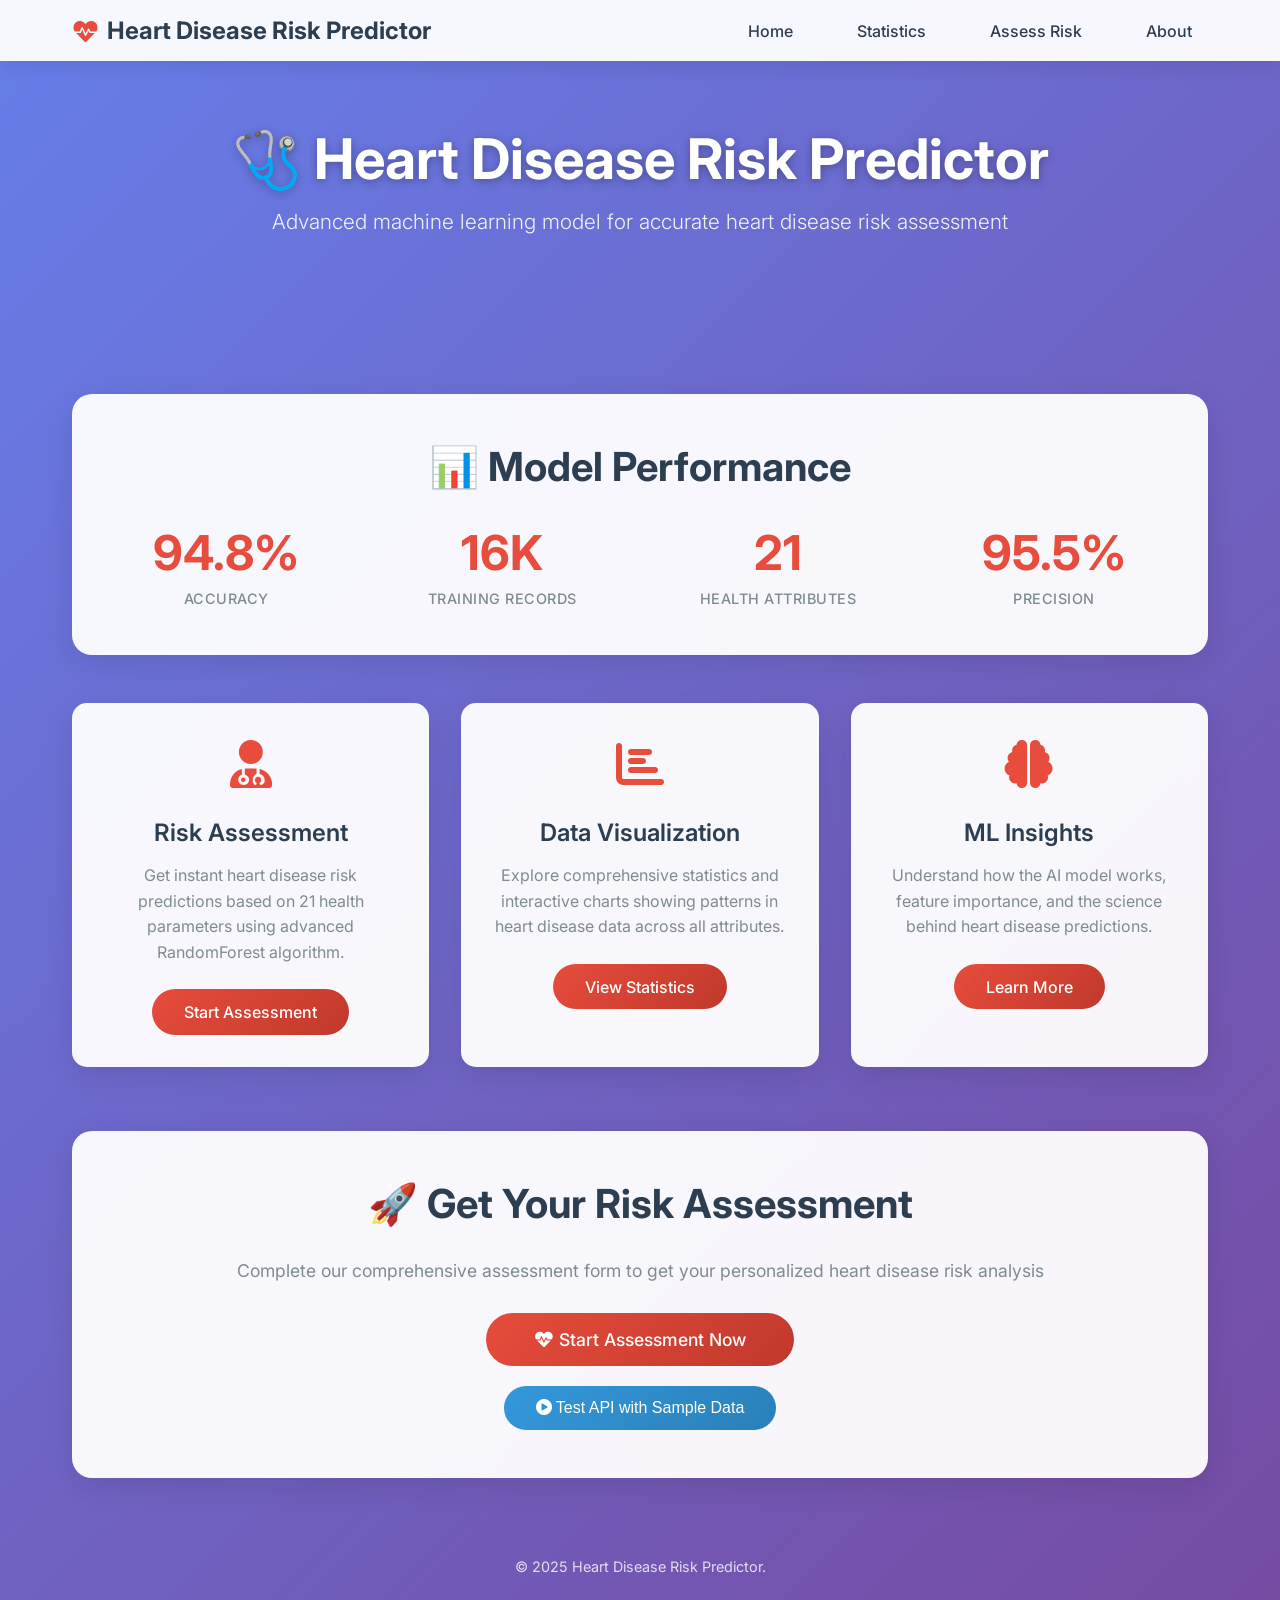
<file: index.html>
<!DOCTYPE html>
<html lang="en">
<head>
    <meta charset="UTF-8">
    <meta name="viewport" content="width=device-width, initial-scale=1.0">
    <title>Heart Disease Risk Predictor</title>
    <link href="https://cdnjs.cloudflare.com/ajax/libs/font-awesome/6.0.0/css/all.min.css" rel="stylesheet">
    <link href="https://fonts.googleapis.com/css2?family=Inter:wght@300;400;500;600;700&display=swap" rel="stylesheet">
    <style>
        * {
            margin: 0;
            padding: 0;
            box-sizing: border-box;
        }

        body {
            font-family: 'Inter', sans-serif;
            background: linear-gradient(135deg, #667eea 0%, #764ba2 100%);
            min-height: 100vh;
            color: #333;
        }

        .header {
            background: rgba(255, 255, 255, 0.95);
            backdrop-filter: blur(10px);
            padding: 1rem 0;
            box-shadow: 0 4px 20px rgba(0, 0, 0, 0.1);
            position: sticky;
            top: 0;
            z-index: 1000;
        }

        .container {
            max-width: 1200px;
            margin: 0 auto;
            padding: 0 2rem;
        }

        .header-content {
            display: flex;
            justify-content: space-between;
            align-items: center;
        }

        .logo {
            display: flex;
            align-items: center;
            font-size: 1.5rem;
            font-weight: 700;
            color: #2c3e50;
        }

        .logo i {
            margin-right: 0.5rem;
            color: #e74c3c;
        }

        .nav-links {
            display: flex;
            list-style: none;
            gap: 2rem;
        }

        .nav-links a {
            text-decoration: none;
            color: #2c3e50;
            font-weight: 500;
            transition: color 0.3s ease;
            padding: 0.5rem 1rem;
            border-radius: 8px;
            transition: all 0.3s ease;
        }

        .nav-links a:hover {
            color: #e74c3c;
            background: rgba(231, 76, 60, 0.1);
        }

        .hero-section {
            text-align: center;
            padding: 4rem 0;
            color: white;
        }

        .hero-title {
            font-size: 3.5rem;
            font-weight: 700;
            margin-bottom: 1rem;
            text-shadow: 0 2px 10px rgba(0, 0, 0, 0.3);
        }

        .hero-subtitle {
            font-size: 1.3rem;
            margin-bottom: 3rem;
            opacity: 0.9;
            font-weight: 300;
        }

        .features-grid {
            display: grid;
            grid-template-columns: repeat(auto-fit, minmax(300px, 1fr));
            gap: 2rem;
            margin-top: 3rem;
        }

        .feature-card {
            background: rgba(255, 255, 255, 0.95);
            backdrop-filter: blur(10px);
            padding: 2rem;
            border-radius: 15px;
            box-shadow: 0 8px 30px rgba(0, 0, 0, 0.1);
            text-align: center;
            transition: transform 0.3s ease, box-shadow 0.3s ease;
            cursor: pointer;
        }

        .feature-card:hover {
            transform: translateY(-10px);
            box-shadow: 0 20px 40px rgba(0, 0, 0, 0.15);
        }

        .feature-icon {
            font-size: 3rem;
            color: #e74c3c;
            margin-bottom: 1.5rem;
        }

        .feature-title {
            font-size: 1.5rem;
            font-weight: 600;
            color: #2c3e50;
            margin-bottom: 1rem;
        }

        .feature-description {
            color: #7f8c8d;
            line-height: 1.6;
            margin-bottom: 1.5rem;
        }

        .feature-button {
            background: linear-gradient(135deg, #e74c3c, #c0392b);
            color: white;
            border: none;
            padding: 0.8rem 2rem;
            border-radius: 50px;
            font-weight: 500;
            text-decoration: none;
            display: inline-block;
            transition: transform 0.2s ease;
        }

        .feature-button:hover {
            transform: scale(1.05);
            color: white;
        }

        .stats-section {
            background: rgba(255, 255, 255, 0.95);
            backdrop-filter: blur(10px);
            margin: 3rem 0;
            padding: 3rem 2rem;
            border-radius: 20px;
            box-shadow: 0 8px 30px rgba(0, 0, 0, 0.1);
        }

        .stats-title {
            text-align: center;
            font-size: 2.5rem;
            font-weight: 700;
            color: #2c3e50;
            margin-bottom: 2rem;
        }

        .stats-grid {
            display: grid;
            grid-template-columns: repeat(auto-fit, minmax(200px, 1fr));
            gap: 2rem;
        }

        .stat-item {
            text-align: center;
        }

        .stat-number {
            font-size: 3rem;
            font-weight: 700;
            color: #e74c3c;
            margin-bottom: 0.5rem;
        }

        .stat-label {
            color: #7f8c8d;
            font-weight: 500;
            text-transform: uppercase;
            letter-spacing: 0.5px;
            font-size: 0.9rem;
        }

        .footer {
            text-align: center;
            padding: 2rem;
            color: rgba(255, 255, 255, 0.8);
            font-size: 0.9rem;
        }

        @media (max-width: 768px) {
            .hero-title {
                font-size: 2.5rem;
            }

            .hero-subtitle {
                font-size: 1.1rem;
            }

            .nav-links {
                display: none;
            }

            .container {
                padding: 0 1rem;
            }
        }
    </style>
</head>
<body>
    <header class="header">
        <div class="container">
            <div class="header-content">
                <div class="logo">
                    <i class="fas fa-heartbeat"></i>
                    Heart Disease Risk Predictor
                </div>
                <nav>
                    <ul class="nav-links">
                        <li><a href="/">Home</a></li>
                        <li><a href="/statistics">Statistics</a></li>
                        <li><a href="/assess">Assess Risk</a></li>
                        <li><a href="#about">About</a></li>
                    </ul>
                </nav>
            </div>
        </div>
    </header>

    <div class="container">
        <div class="hero-section">
            <h1 class="hero-title">🩺 Heart Disease Risk Predictor</h1>
            <p class="hero-subtitle">Advanced machine learning model for accurate heart disease risk assessment</p>
        </div>

        <div class="stats-section">
            <h2 class="stats-title">📊 Model Performance</h2>
            <div class="stats-grid">
                <div class="stat-item">
                    <div class="stat-number">94.8%</div>
                    <div class="stat-label">Accuracy</div>
                </div>
                <div class="stat-item">
                    <div class="stat-number">16K</div>
                    <div class="stat-label">Training Records</div>
                </div>
                <div class="stat-item">
                    <div class="stat-number">21</div>
                    <div class="stat-label">Health Attributes</div>
                </div>
                <div class="stat-item">
                    <div class="stat-number">95.5%</div>
                    <div class="stat-label">Precision</div>
                </div>
            </div>
        </div>

        <div class="features-grid">
            <div class="feature-card" onclick="window.location.href='/assess'">
                <div class="feature-icon">
                    <i class="fas fa-user-md"></i>
                </div>
                <h3 class="feature-title">Risk Assessment</h3>
                <p class="feature-description">Get instant heart disease risk predictions based on 21 health parameters using advanced RandomForest algorithm.</p>
                <a href="/assess" class="feature-button">Start Assessment</a>
            </div>

            <div class="feature-card" onclick="window.location.href='/statistics'">
                <div class="feature-icon">
                    <i class="fas fa-chart-bar"></i>
                </div>
                <h3 class="feature-title">Data Visualization</h3>
                <p class="feature-description">Explore comprehensive statistics and interactive charts showing patterns in heart disease data across all attributes.</p>
                <a href="/statistics" class="feature-button">View Statistics</a>
            </div>

            <div class="feature-card" onclick="window.location.href='#about'">
                <div class="feature-icon">
                    <i class="fas fa-brain"></i>
                </div>
                <h3 class="feature-title">ML Insights</h3>
                <p class="feature-description">Understand how the AI model works, feature importance, and the science behind heart disease predictions.</p>
                <a href="#about" class="feature-button">Learn More</a>
            </div>
        </div>

        <div id="predict" class="stats-section" style="margin-top: 4rem;">
            <h2 class="stats-title">🚀 Get Your Risk Assessment</h2>
            <div style="text-align: center;">
                <p style="font-size: 1.1rem; color: #7f8c8d; margin-bottom: 2rem;">
                    Complete our comprehensive assessment form to get your personalized heart disease risk analysis
                </p>
                <a href="/assess" class="feature-button" style="font-size: 1.1rem; padding: 1rem 3rem; text-decoration: none; display: inline-block;">
                    <i class="fas fa-heartbeat"></i> Start Assessment Now
                </a>
                <br><br>
                <button onclick="testPrediction()" class="feature-button" style="font-size: 1rem; padding: 0.8rem 2rem; background: linear-gradient(135deg, #3498db, #2980b9);">
                    <i class="fas fa-play-circle"></i> Test API with Sample Data
                </button>
                <div id="predictionResult" style="margin-top: 2rem; padding: 1rem; background: #f8f9fa; border-radius: 10px; display: none;">
                    <h4 style="color: #2c3e50; margin-bottom: 1rem;">Prediction Result:</h4>
                    <pre id="resultContent" style="text-align: left; background: white; padding: 1rem; border-radius: 5px; overflow: auto;"></pre>
                </div>
            </div>
        </div>
    </div>

    <footer class="footer">
        <p>&copy; 2025 Heart Disease Risk Predictor.</p>
    </footer>

    <script>
        async function testPrediction() {
            const testData = {
                age: 55,
                gender: "Male",
                blood_pressure: 140,
                cholesterol_level: 250,
                smoking: "Yes",
                bmi: 28.5,
                exercise_habits: "Low",
                family_heart_disease: "Yes",
                diabetes: "No",
                high_blood_pressure: "Yes",
                low_hdl_cholesterol: "Yes",
                high_ldl_cholesterol: "Yes",
                alcohol_consumption: "Moderate",
                stress_level: "High",
                sugar_consumption: "High",
                sleep_hours: 6,
                triglyceride_level: 180,
                fasting_blood_sugar: 110,
                crp_level: 3.2,
                homocysteine_level: 12.5
            };

            try {
                const response = await fetch('/api/predict', {
                    method: 'POST',
                    headers: {
                        'Content-Type': 'application/json',
                    },
                    body: JSON.stringify(testData)
                });

                const result = await response.json();
                
                document.getElementById('resultContent').textContent = JSON.stringify(result, null, 2);
                document.getElementById('predictionResult').style.display = 'block';
                
                // Scroll to result
                document.getElementById('predictionResult').scrollIntoView({ behavior: 'smooth' });
                
            } catch (error) {
                document.getElementById('resultContent').textContent = 'Error: ' + error.message;
                document.getElementById('predictionResult').style.display = 'block';
            }
        }

        // Smooth scrolling for navigation links
        document.querySelectorAll('a[href^="#"]').forEach(anchor => {
            anchor.addEventListener('click', function (e) {
                e.preventDefault();
                const target = document.querySelector(this.getAttribute('href'));
                if (target) {
                    target.scrollIntoView({
                        behavior: 'smooth'
                    });
                }
            });
        });
    </script>
</body>
</html>
</file>
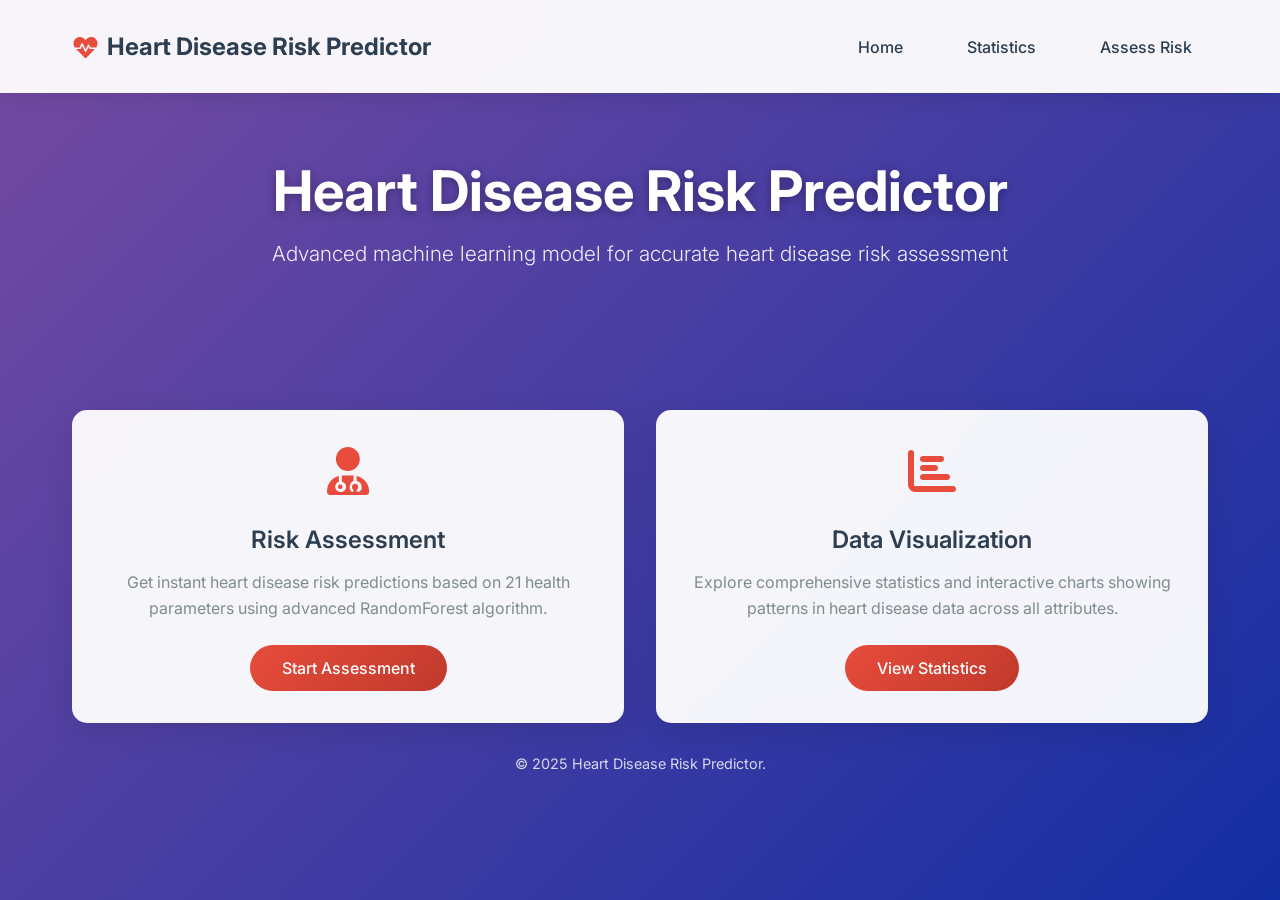
<file: frontend/index.html>
<!DOCTYPE html>
<html lang="en">
<head>
    <meta charset="UTF-8">
    <meta name="viewport" content="width=device-width, initial-scale=1.0">
    <title>Heart Disease Risk Predictor</title>
    <link href="https://cdnjs.cloudflare.com/ajax/libs/font-awesome/6.0.0/css/all.min.css" rel="stylesheet">
    <link href="https://fonts.googleapis.com/css2?family=Inter:wght@300;400;500;600;700&display=swap" rel="stylesheet">
    <style>
        * {
            margin: 0;
            padding: 0;
            box-sizing: border-box;
        }

        body {
            font-family: 'Inter', sans-serif;
            background: linear-gradient(135deg,#764ba2  0%,  #132ea3 100%);
            min-height: 100vh;
            color: #333;
        }

        .header {
            background: rgba(255, 255, 255, 0.95);
            backdrop-filter: blur(10px);
            padding: 2rem 0;
            box-shadow: 0 4px 20px rgba(0, 0, 0, 0.1);
            position: sticky;
            top: 0;
            z-index: 1000;
        }

        .container {
            max-width: 1200px;
            margin: 0 auto;
            padding: 0 2rem;
        }

        .header-content {
            display: flex;
            justify-content: space-between;
            align-items: center;
        }

        .logo {
            display: flex;
            align-items: center;
            font-size: 1.5rem;
            font-weight: 700;
            color: #2c3e50;
        }

        .logo i {
            margin-right: 0.5rem;
            color: #e74c3c;
        }

        .nav-links {
            display: flex;
            list-style: none;
            gap: 2rem;
        }

        .nav-links a {
            text-decoration: none;
            color: #2c3e50;
            font-weight: 500;
            transition: color 0.3s ease;
            padding: 0.5rem 1rem;
            border-radius: 8px;
            transition: all 0.3s ease;
        }

        .nav-links a:hover {
            color: #e74c3c;
            background: rgba(231, 76, 60, 0.1);
        }

        .hero-section {
            text-align: center;
            padding: 4rem 0;
            color: white;
        }

        .hero-title {
            font-size: 3.5rem;
            font-weight: 700;
            margin-bottom: 1rem;
            text-shadow: 0 2px 10px rgba(0, 0, 0, 0.3);
        }

        .hero-subtitle {
            font-size: 1.3rem;
            margin-bottom: 3rem;
            opacity: 0.9;
            font-weight: 300;
        }

        .features-grid {
            display: grid;
            grid-template-columns: repeat(auto-fit, minmax(300px, 1fr));
            gap: 2rem;
            margin-top: 2rem;
        }

        .feature-card {
            background: rgba(255, 255, 255, 0.95);
            backdrop-filter: blur(10px);
            padding: 2rem;
            border-radius: 15px;
            box-shadow: 0 8px 30px rgba(0, 0, 0, 0.1);
            text-align: center;
            transition: transform 0.3s ease, box-shadow 0.3s ease;
            cursor: pointer;
        }

        .feature-card:hover {
            transform: translateY(-10px);
            box-shadow: 0 20px 40px rgba(0, 0, 0, 0.15);
        }

        .feature-icon {
            font-size: 3rem;
            color: #e74c3c;
            margin-bottom: 1.5rem;
        }

        .feature-title {
            font-size: 1.5rem;
            font-weight: 600;
            color: #2c3e50;
            margin-bottom: 1rem;
        }

        .feature-description {
            color: #7f8c8d;
            line-height: 1.6;
            margin-bottom: 1.5rem;
        }

        .feature-button {
            background: linear-gradient(135deg, #e74c3c, #c0392b);
            color: white;
            border: none;
            padding: 0.8rem 2rem;
            border-radius: 50px;
            font-weight: 500;
            text-decoration: none;
            display: inline-block;
            transition: transform 0.2s ease;
        }

        .feature-button:hover {
            transform: scale(1.05);
            color: white;
        }

        .stats-section {
            background: rgba(255, 255, 255, 0.95);
            backdrop-filter: blur(10px);
            margin: 3rem 0;
            padding: 3rem 2rem;
            border-radius: 20px;
            box-shadow: 0 8px 30px rgba(0, 0, 0, 0.1);
        }

        .stats-title {
            text-align: center;
            font-size: 2.5rem;
            font-weight: 700;
            color: #2c3e50;
            margin-bottom: 2rem;
        }

        .stats-grid {
            display: grid;
            grid-template-columns: repeat(auto-fit, minmax(200px, 1fr));
            gap: 2rem;
        }

        .stat-item {
            text-align: center;
        }

        .stat-number {
            font-size: 3rem;
            font-weight: 700;
            color: #e74c3c;
            margin-bottom: 0.5rem;
        }

        .stat-label {
            color: #7f8c8d;
            font-weight: 500;
            text-transform: uppercase;
            letter-spacing: 0.5px;
            font-size: 0.9rem;
        }

        .footer {
            text-align: center;
            padding: 2rem;
            color: rgba(255, 255, 255, 0.8);
            font-size: 0.9rem;
        }

        @media (max-width: 768px) {
            .hero-title {
                font-size: 2.5rem;
            }

            .hero-subtitle {
                font-size: 1.1rem;
            }

            .nav-links {
                display: none;
            }

            .container {
                padding: 0 1rem;
            }
        }
    </style>
</head>
<body>
    <header class="header">
        <div class="container">
            <div class="header-content">
                <div class="logo">
                    <i class="fas fa-heartbeat"></i>
                    Heart Disease Risk Predictor
                </div>
                <nav>
                    <ul class="nav-links">
                        <li><a href="/">Home</a></li>
                        <li><a href="/statistics">Statistics</a></li>
                        <li><a href="/assess">Assess Risk</a></li>
                    </ul>
                </nav>
            </div>
        </div>
    </header>

    <div class="container">
        <div class="hero-section">
            <h1 class="hero-title">Heart Disease Risk Predictor</h1>
            <p class="hero-subtitle">Advanced machine learning model for accurate heart disease risk assessment</p>
        </div>

        <!-- <div class="stats-section">
            <h2 class="stats-title">📊 Model Performance</h2>
            <div class="stats-grid">
                <div class="stat-item">
                    <div class="stat-number">94.8%</div>
                    <div class="stat-label">Accuracy</div>
                </div>
                <div class="stat-item">
                    <div class="stat-number">16K</div>
                    <div class="stat-label">Training Records</div>
                </div>
                <div class="stat-item">
                    <div class="stat-number">21</div>
                    <div class="stat-label">Health Attributes</div>
                </div>
                <div class="stat-item">
                    <div class="stat-number">95.5%</div>
                    <div class="stat-label">Precision</div>
                </div>
            </div>
        </div> -->

        <div class="features-grid">
            <div class="feature-card" onclick="window.location.href='/assess'">
                <div class="feature-icon">
                    <i class="fas fa-user-md"></i>
                </div>
                <h3 class="feature-title">Risk Assessment</h3>
                <p class="feature-description">Get instant heart disease risk predictions based on 21 health parameters using advanced RandomForest algorithm.</p>
                <a href="/assess" class="feature-button">Start Assessment</a>
            </div>

            <div class="feature-card" onclick="window.location.href='/statistics'">
                <div class="feature-icon">
                    <i class="fas fa-chart-bar"></i>
                </div>
                <h3 class="feature-title">Data Visualization</h3>
                <p class="feature-description">Explore comprehensive statistics and interactive charts showing patterns in heart disease data across all attributes.</p>
                <a href="/statistics" class="feature-button">View Statistics</a>
            </div>

            <!-- <div class="feature-card" onclick="window.location.href='#about'">
                <div class="feature-icon">
                    <i class="fas fa-brain"></i>
                </div>
                <h3 class="feature-title">ML Insights</h3>
                <p class="feature-description">Understand how the AI model works, feature importance, and the science behind heart disease predictions.</p>
                <a href="#about" class="feature-button">Learn More</a>
            </div> -->
        </div>

        <!-- <div id="predict" class="stats-section" style="margin-top: 4rem;">
            <h2 class="stats-title">🚀 Get Your Risk Assessment</h2>
            <div style="text-align: center;">
                <p style="font-size: 1.1rem; color: #7f8c8d; margin-bottom: 2rem;">
                    Complete our comprehensive assessment form to get your personalized heart disease risk analysis
                </p>
                <a href="/assess" class="feature-button" style="font-size: 1.1rem; padding: 1rem 3rem; text-decoration: none; display: inline-block;">
                    <i class="fas fa-heartbeat"></i> Start Assessment Now
                </a>
                <br><br>
                <button onclick="testPrediction()" class="feature-button" style="font-size: 1rem; padding: 0.8rem 2rem; background: linear-gradient(135deg, #3498db, #2980b9);">
                    <i class="fas fa-play-circle"></i> Test API with Sample Data
                </button>
                <div id="predictionResult" style="margin-top: 2rem; padding: 1rem; background: #f8f9fa; border-radius: 10px; display: none;">
                    <h4 style="color: #2c3e50; margin-bottom: 1rem;">Prediction Result:</h4>
                    <pre id="resultContent" style="text-align: left; background: white; padding: 1rem; border-radius: 5px; overflow: auto;"></pre>
                </div>
            </div>
        </div> -->
    </div>

    <footer class="footer">
        <p>&copy; 2025 Heart Disease Risk Predictor.</p>
    </footer>

    <script>
        async function testPrediction() {
            const testData = {
                age: 55,
                gender: "Male",
                blood_pressure: 140,
                cholesterol_level: 250,
                bmi: 28.5,
                exercise_habits: "Low",
                alcohol_consumption: "Moderate",
                stress_level: "High",
                sugar_consumption: "High",
                sleep_hours: 6,
                triglyceride_level: 180,
                fasting_blood_sugar: 110,
                crp_level: 3.2,
                homocysteine_level: 12.5
            };

            try {
                const response = await fetch('/api/predict', {
                    method: 'POST',
                    headers: {
                        'Content-Type': 'application/json',
                    },
                    body: JSON.stringify(testData)
                });

                const result = await response.json();
                
                document.getElementById('resultContent').textContent = JSON.stringify(result, null, 2);
                document.getElementById('predictionResult').style.display = 'block';
                
                // Scroll to result
                document.getElementById('predictionResult').scrollIntoView({ behavior: 'smooth' });
                
            } catch (error) {
                document.getElementById('resultContent').textContent = 'Error: ' + error.message;
                document.getElementById('predictionResult').style.display = 'block';
            }
        }

        // Smooth scrolling for navigation links
        document.querySelectorAll('a[href^="#"]').forEach(anchor => {
            anchor.addEventListener('click', function (e) {
                e.preventDefault();
                const target = document.querySelector(this.getAttribute('href'));
                if (target) {
                    target.scrollIntoView({
                        behavior: 'smooth'
                    });
                }
            });
        });
    </script>
</body>
</html>
</file>
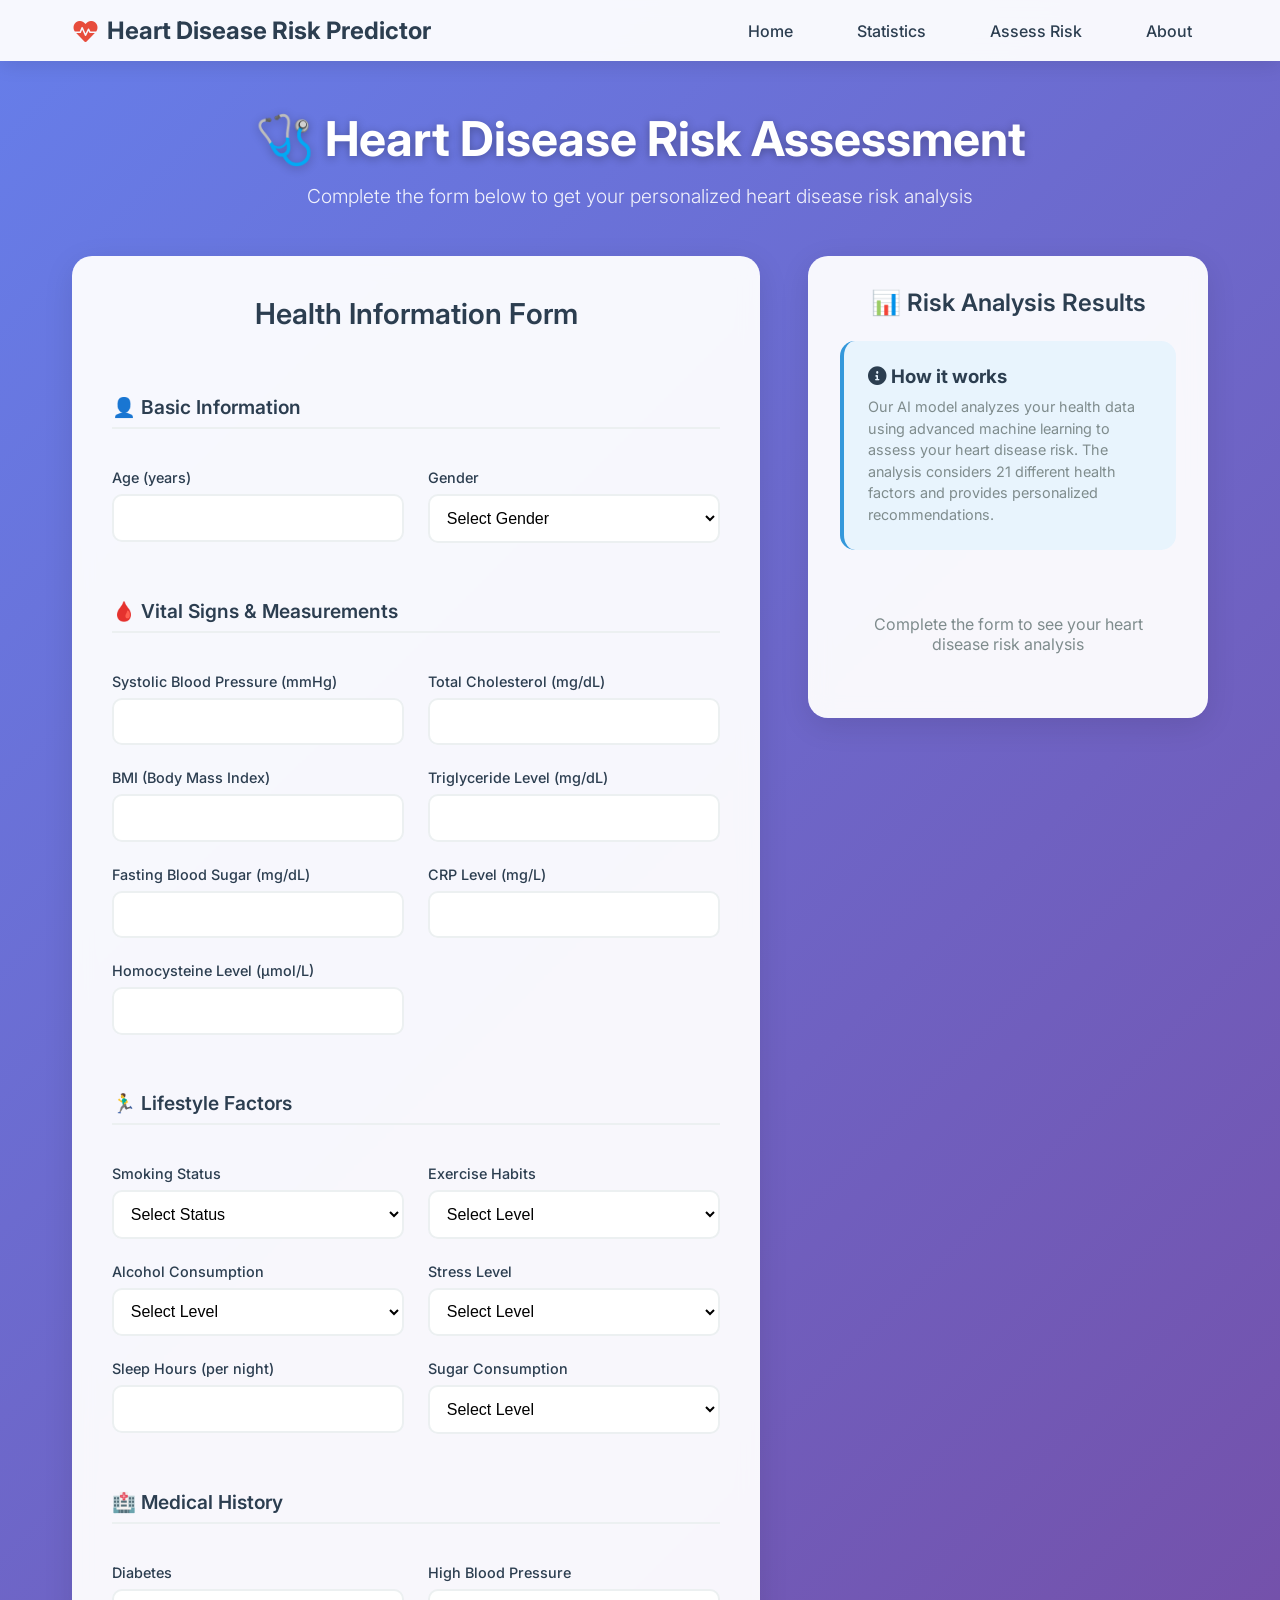
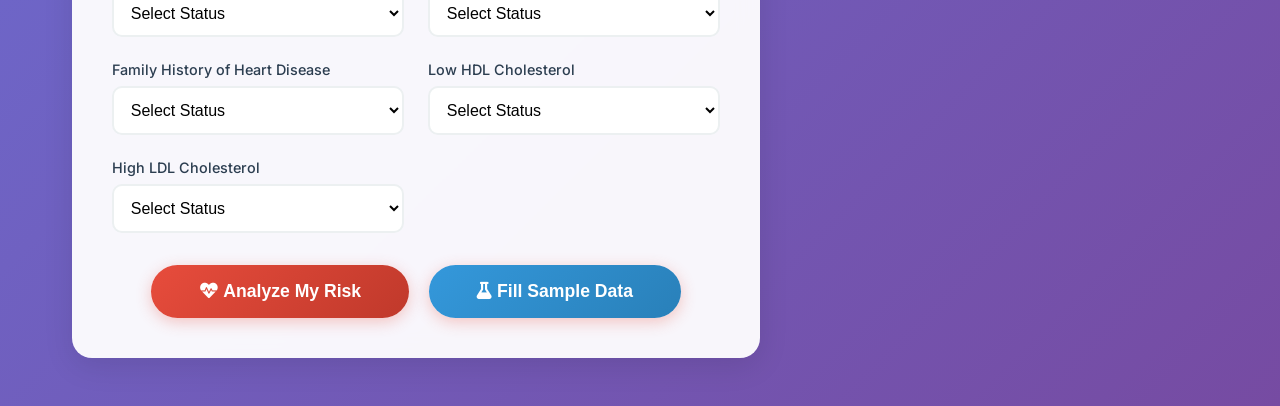
<file: assess.html>
<!DOCTYPE html>
<html lang="en">
<head>
    <meta charset="UTF-8">
    <meta name="viewport" content="width=device-width, initial-scale=1.0">
    <title>Heart Disease Risk Assessment</title>
    <link href="https://cdnjs.cloudflare.com/ajax/libs/font-awesome/6.0.0/css/all.min.css" rel="stylesheet">
    <link href="https://fonts.googleapis.com/css2?family=Inter:wght@300;400;500;600;700&display=swap" rel="stylesheet">
    <style>
        * {
            margin: 0;
            padding: 0;
            box-sizing: border-box;
        }

        body {
            font-family: 'Inter', sans-serif;
            background: linear-gradient(135deg, #667eea 0%, #764ba2 100%);
            min-height: 100vh;
            color: #333;
        }

        .header {
            background: rgba(255, 255, 255, 0.95);
            backdrop-filter: blur(10px);
            padding: 1rem 0;
            box-shadow: 0 4px 20px rgba(0, 0, 0, 0.1);
            position: sticky;
            top: 0;
            z-index: 1000;
        }

        .container {
            max-width: 1200px;
            margin: 0 auto;
            padding: 0 2rem;
        }

        .header-content {
            display: flex;
            justify-content: space-between;
            align-items: center;
        }

        .logo {
            display: flex;
            align-items: center;
            font-size: 1.5rem;
            font-weight: 700;
            color: #2c3e50;
        }

        .logo i {
            margin-right: 0.5rem;
            color: #e74c3c;
        }

        .nav-links {
            display: flex;
            list-style: none;
            gap: 2rem;
        }

        .nav-links a {
            text-decoration: none;
            color: #2c3e50;
            font-weight: 500;
            transition: color 0.3s ease;
            padding: 0.5rem 1rem;
            border-radius: 8px;
            transition: all 0.3s ease;
        }

        .nav-links a:hover {
            color: #e74c3c;
            background: rgba(231, 76, 60, 0.1);
        }

        .assessment-section {
            padding: 3rem 0;
        }

        .section-header {
            text-align: center;
            margin-bottom: 3rem;
        }

        .section-title {
            font-size: 3rem;
            font-weight: 700;
            color: white;
            margin-bottom: 1rem;
            text-shadow: 0 2px 10px rgba(0, 0, 0, 0.3);
        }

        .section-subtitle {
            font-size: 1.2rem;
            color: rgba(255, 255, 255, 0.9);
            font-weight: 300;
        }

        .assessment-container {
            display: grid;
            grid-template-columns: 1fr 400px;
            gap: 3rem;
            margin-top: 2rem;
        }

        .form-section {
            background: rgba(255, 255, 255, 0.95);
            backdrop-filter: blur(10px);
            padding: 2.5rem;
            border-radius: 20px;
            box-shadow: 0 8px 30px rgba(0, 0, 0, 0.1);
        }

        .form-title {
            font-size: 1.8rem;
            font-weight: 600;
            color: #2c3e50;
            margin-bottom: 2rem;
            text-align: center;
        }

        .form-groups {
            display: grid;
            grid-template-columns: repeat(auto-fit, minmax(250px, 1fr));
            gap: 1.5rem;
        }

        .form-group {
            display: flex;
            flex-direction: column;
        }

        .form-group label {
            font-weight: 500;
            color: #2c3e50;
            margin-bottom: 0.5rem;
            font-size: 0.9rem;
        }

        .form-group input,
        .form-group select {
            padding: 0.8rem;
            border: 2px solid #ecf0f1;
            border-radius: 10px;
            font-size: 1rem;
            transition: border-color 0.3s ease, box-shadow 0.3s ease;
            background: white;
        }

        .form-group input:focus,
        .form-group select:focus {
            outline: none;
            border-color: #e74c3c;
            box-shadow: 0 0 0 3px rgba(231, 76, 60, 0.1);
        }

        .form-section-header {
            font-size: 1.2rem;
            font-weight: 600;
            color: #2c3e50;
            margin: 2rem 0 1rem 0;
            padding-bottom: 0.5rem;
            border-bottom: 2px solid #ecf0f1;
            grid-column: 1 / -1;
        }

        .submit-section {
            grid-column: 1 / -1;
            text-align: center;
            margin-top: 2rem;
        }

        .submit-btn {
            background: linear-gradient(135deg, #e74c3c, #c0392b);
            color: white;
            border: none;
            padding: 1rem 3rem;
            border-radius: 50px;
            font-size: 1.1rem;
            font-weight: 600;
            cursor: pointer;
            transition: all 0.3s ease;
            box-shadow: 0 4px 15px rgba(231, 76, 60, 0.3);
        }

        .submit-btn:hover {
            transform: translateY(-2px);
            box-shadow: 0 6px 20px rgba(231, 76, 60, 0.4);
        }

        .submit-btn:disabled {
            opacity: 0.6;
            cursor: not-allowed;
            transform: none;
        }

        .results-section {
            background: rgba(255, 255, 255, 0.95);
            backdrop-filter: blur(10px);
            padding: 2rem;
            border-radius: 20px;
            box-shadow: 0 8px 30px rgba(0, 0, 0, 0.1);
            height: fit-content;
        }

        .results-title {
            font-size: 1.5rem;
            font-weight: 600;
            color: #2c3e50;
            margin-bottom: 1.5rem;
            text-align: center;
        }

        .result-card {
            background: #f8f9fa;
            padding: 1.5rem;
            border-radius: 15px;
            margin-bottom: 1rem;
            border-left: 4px solid #e74c3c;
        }

        .risk-level {
            font-size: 1.3rem;
            font-weight: 700;
            margin-bottom: 0.5rem;
        }

        .risk-percentage {
            font-size: 2rem;
            font-weight: 700;
            margin-bottom: 1rem;
        }

        .confidence-level {
            font-size: 1rem;
            color: #7f8c8d;
            margin-bottom: 1rem;
        }

        .recommendation {
            background: white;
            padding: 1rem;
            border-radius: 10px;
            border-left: 3px solid #3498db;
            font-size: 0.9rem;
            line-height: 1.5;
        }

        .loading {
            text-align: center;
            color: #7f8c8d;
            padding: 2rem;
        }

        .spinner {
            border: 3px solid #f3f3f3;
            border-top: 3px solid #e74c3c;
            border-radius: 50%;
            width: 30px;
            height: 30px;
            animation: spin 1s linear infinite;
            margin: 0 auto 1rem auto;
        }

        @keyframes spin {
            0% { transform: rotate(0deg); }
            100% { transform: rotate(360deg); }
        }

        .error-message {
            background: #ffe6e6;
            color: #e74c3c;
            padding: 1rem;
            border-radius: 10px;
            border-left: 4px solid #e74c3c;
            margin-top: 1rem;
        }

        .info-card {
            background: #e8f4fd;
            padding: 1.5rem;
            border-radius: 15px;
            border-left: 4px solid #3498db;
            margin-bottom: 2rem;
        }

        .info-card h3 {
            color: #2c3e50;
            margin-bottom: 0.5rem;
        }

        .info-card p {
            color: #7f8c8d;
            font-size: 0.9rem;
            line-height: 1.5;
        }

        @media (max-width: 768px) {
            .assessment-container {
                grid-template-columns: 1fr;
            }

            .form-groups {
                grid-template-columns: 1fr;
            }

            .container {
                padding: 0 1rem;
            }

            .section-title {
                font-size: 2rem;
            }

            .nav-links {
                display: none;
            }
        }
    </style>
</head>
<body>
    <header class="header">
        <div class="container">
            <div class="header-content">
                <div class="logo">
                    <i class="fas fa-heartbeat"></i>
                    Heart Disease Risk Predictor
                </div>
                <nav>
                    <ul class="nav-links">
                        <li><a href="/">Home</a></li>
                        <li><a href="/statistics">Statistics</a></li>
                        <li><a href="/assess">Assess Risk</a></li>
                        <li><a href="#about">About</a></li>
                    </ul>
                </nav>
            </div>
        </div>
    </header>

    <div class="assessment-section">
        <div class="container">
            <div class="section-header">
                <h1 class="section-title">🩺 Heart Disease Risk Assessment</h1>
                <p class="section-subtitle">Complete the form below to get your personalized heart disease risk analysis</p>
            </div>

            <div class="assessment-container">
                <div class="form-section">
                    <h2 class="form-title">Health Information Form</h2>
                    
                    <form id="assessmentForm">
                        <div class="form-groups">
                            <!-- Basic Information -->
                            <div class="form-section-header">👤 Basic Information</div>
                            
                            <div class="form-group">
                                <label for="age">Age (years)</label>
                                <input type="number" id="age" name="age" min="18" max="100" required>
                            </div>
                            
                            <div class="form-group">
                                <label for="gender">Gender</label>
                                <select id="gender" name="gender" required>
                                    <option value="">Select Gender</option>
                                    <option value="Male">Male</option>
                                    <option value="Female">Female</option>
                                </select>
                            </div>

                            <!-- Vital Signs -->
                            <div class="form-section-header">🩸 Vital Signs & Measurements</div>
                            
                            <div class="form-group">
                                <label for="blood_pressure">Systolic Blood Pressure (mmHg)</label>
                                <input type="number" id="blood_pressure" name="blood_pressure" min="80" max="220" required>
                            </div>
                            
                            <div class="form-group">
                                <label for="cholesterol_level">Total Cholesterol (mg/dL)</label>
                                <input type="number" id="cholesterol_level" name="cholesterol_level" min="100" max="400" required>
                            </div>
                            
                            <div class="form-group">
                                <label for="bmi">BMI (Body Mass Index)</label>
                                <input type="number" id="bmi" name="bmi" min="15" max="50" step="0.1" required>
                            </div>
                            
                            <div class="form-group">
                                <label for="triglyceride_level">Triglyceride Level (mg/dL)</label>
                                <input type="number" id="triglyceride_level" name="triglyceride_level" min="50" max="500">
                            </div>
                            
                            <div class="form-group">
                                <label for="fasting_blood_sugar">Fasting Blood Sugar (mg/dL)</label>
                                <input type="number" id="fasting_blood_sugar" name="fasting_blood_sugar" min="70" max="300">
                            </div>
                            
                            <div class="form-group">
                                <label for="crp_level">CRP Level (mg/L)</label>
                                <input type="number" id="crp_level" name="crp_level" min="0" max="10" step="0.1">
                            </div>
                            
                            <div class="form-group">
                                <label for="homocysteine_level">Homocysteine Level (μmol/L)</label>
                                <input type="number" id="homocysteine_level" name="homocysteine_level" min="5" max="30" step="0.1">
                            </div>

                            <!-- Lifestyle Factors -->
                            <div class="form-section-header">🏃‍♂️ Lifestyle Factors</div>
                            
                            <div class="form-group">
                                <label for="smoking">Smoking Status</label>
                                <select id="smoking" name="smoking" required>
                                    <option value="">Select Status</option>
                                    <option value="Never">Never Smoked</option>
                                    <option value="Former">Former Smoker</option>
                                    <option value="Yes">Current Smoker</option>
                                </select>
                            </div>
                            
                            <div class="form-group">
                                <label for="exercise_habits">Exercise Habits</label>
                                <select id="exercise_habits" name="exercise_habits" required>
                                    <option value="">Select Level</option>
                                    <option value="High">High (5+ times/week)</option>
                                    <option value="Medium">Medium (2-4 times/week)</option>
                                    <option value="Low">Low (0-1 times/week)</option>
                                </select>
                            </div>
                            
                            <div class="form-group">
                                <label for="alcohol_consumption">Alcohol Consumption</label>
                                <select id="alcohol_consumption" name="alcohol_consumption">
                                    <option value="">Select Level</option>
                                    <option value="None">None</option>
                                    <option value="Light">Light</option>
                                    <option value="Moderate">Moderate</option>
                                    <option value="Heavy">Heavy</option>
                                </select>
                            </div>
                            
                            <div class="form-group">
                                <label for="stress_level">Stress Level</label>
                                <select id="stress_level" name="stress_level">
                                    <option value="">Select Level</option>
                                    <option value="Low">Low</option>
                                    <option value="Medium">Medium</option>
                                    <option value="High">High</option>
                                </select>
                            </div>
                            
                            <div class="form-group">
                                <label for="sleep_hours">Sleep Hours (per night)</label>
                                <input type="number" id="sleep_hours" name="sleep_hours" min="3" max="12" step="0.5">
                            </div>
                            
                            <div class="form-group">
                                <label for="sugar_consumption">Sugar Consumption</label>
                                <select id="sugar_consumption" name="sugar_consumption">
                                    <option value="">Select Level</option>
                                    <option value="Low">Low</option>
                                    <option value="Medium">Medium</option>
                                    <option value="High">High</option>
                                </select>
                            </div>

                            <!-- Medical History -->
                            <div class="form-section-header">🏥 Medical History</div>
                            
                            <div class="form-group">
                                <label for="diabetes">Diabetes</label>
                                <select id="diabetes" name="diabetes" required>
                                    <option value="">Select Status</option>
                                    <option value="No">No</option>
                                    <option value="Yes">Yes</option>
                                </select>
                            </div>
                            
                            <div class="form-group">
                                <label for="high_blood_pressure">High Blood Pressure</label>
                                <select id="high_blood_pressure" name="high_blood_pressure">
                                    <option value="">Select Status</option>
                                    <option value="No">No</option>
                                    <option value="Yes">Yes</option>
                                </select>
                            </div>
                            
                            <div class="form-group">
                                <label for="family_heart_disease">Family History of Heart Disease</label>
                                <select id="family_heart_disease" name="family_heart_disease">
                                    <option value="">Select Status</option>
                                    <option value="No">No</option>
                                    <option value="Yes">Yes</option>
                                </select>
                            </div>
                            
                            <div class="form-group">
                                <label for="low_hdl_cholesterol">Low HDL Cholesterol</label>
                                <select id="low_hdl_cholesterol" name="low_hdl_cholesterol">
                                    <option value="">Select Status</option>
                                    <option value="No">No</option>
                                    <option value="Yes">Yes</option>
                                </select>
                            </div>
                            
                            <div class="form-group">
                                <label for="high_ldl_cholesterol">High LDL Cholesterol</label>
                                <select id="high_ldl_cholesterol" name="high_ldl_cholesterol">
                                    <option value="">Select Status</option>
                                    <option value="No">No</option>
                                    <option value="Yes">Yes</option>
                                </select>
                            </div>
                        </div>

                        <div class="submit-section">
                            <button type="submit" class="submit-btn" id="submitBtn">
                                <i class="fas fa-heartbeat"></i> Analyze My Risk
                            </button>
                        </div>
                    </form>
                </div>

                <div class="results-section">
                    <h3 class="results-title">📊 Risk Analysis Results</h3>
                    
                    <div class="info-card">
                        <h3><i class="fas fa-info-circle"></i> How it works</h3>
                        <p>Our AI model analyzes your health data using advanced machine learning to assess your heart disease risk. The analysis considers 21 different health factors and provides personalized recommendations.</p>
                    </div>

                    <div id="resultsContainer">
                        <div class="loading" style="display: none;" id="loadingDiv">
                            <div class="spinner"></div>
                            <p>Analyzing your health data...</p>
                        </div>
                        
                        <div id="noResults" style="color: #7f8c8d; text-align: center; padding: 2rem;">
                            Complete the form to see your heart disease risk analysis
                        </div>
                        
                        <div id="resultsDisplay" style="display: none;">
                            <!-- Results will be populated here -->
                        </div>
                        
                        <div id="errorDisplay" style="display: none;" class="error-message">
                            <!-- Error messages will appear here -->
                        </div>
                    </div>
                </div>
            </div>
        </div>
    </div>

    <script>
        document.getElementById('assessmentForm').addEventListener('submit', async function(e) {
            e.preventDefault();
            
            const submitBtn = document.getElementById('submitBtn');
            const loadingDiv = document.getElementById('loadingDiv');
            const noResults = document.getElementById('noResults');
            const resultsDisplay = document.getElementById('resultsDisplay');
            const errorDisplay = document.getElementById('errorDisplay');
            
            // Show loading state
            submitBtn.disabled = true;
            submitBtn.innerHTML = '<i class="fas fa-spinner fa-spin"></i> Analyzing...';
            loadingDiv.style.display = 'block';
            noResults.style.display = 'none';
            resultsDisplay.style.display = 'none';
            errorDisplay.style.display = 'none';
            
            try {
                // Collect form data
                const formData = new FormData(this);
                const data = {};
                
                for (let [key, value] of formData.entries()) {
                    // Convert numeric fields
                    if (['age', 'blood_pressure', 'cholesterol_level', 'bmi', 'triglyceride_level', 
                         'fasting_blood_sugar', 'crp_level', 'homocysteine_level', 'sleep_hours'].includes(key)) {
                        data[key] = parseFloat(value) || 0;
                    } else {
                        data[key] = value || 'Unknown';
                    }
                }
                
                // Set defaults for optional fields
                const defaults = {
                    'triglyceride_level': 150,
                    'fasting_blood_sugar': 90,
                    'crp_level': 1.0,
                    'homocysteine_level': 10.0,
                    'sleep_hours': 7,
                    'alcohol_consumption': 'None',
                    'stress_level': 'Medium',
                    'sugar_consumption': 'Medium',
                    'high_blood_pressure': 'No',
                    'family_heart_disease': 'No',
                    'low_hdl_cholesterol': 'No',
                    'high_ldl_cholesterol': 'No'
                };
                
                Object.keys(defaults).forEach(key => {
                    if (!data[key] || data[key] === 'Unknown' || data[key] === '') {
                        data[key] = defaults[key];
                    }
                });
                
                console.log('Sending data:', data);
                
                // Send to API
                const response = await fetch('/api/predict', {
                    method: 'POST',
                    headers: {
                        'Content-Type': 'application/json',
                    },
                    body: JSON.stringify(data)
                });
                
                const result = await response.json();
                
                if (result.success) {
                    displayResults(result);
                } else {
                    throw new Error(result.error || 'Unknown error occurred');
                }
                
            } catch (error) {
                console.error('Error:', error);
                errorDisplay.innerHTML = `
                    <h4><i class="fas fa-exclamation-triangle"></i> Analysis Error</h4>
                    <p>${error.message}</p>
                    <p>Please check your input and try again.</p>
                `;
                errorDisplay.style.display = 'block';
                
            } finally {
                // Reset button state
                submitBtn.disabled = false;
                submitBtn.innerHTML = '<i class="fas fa-heartbeat"></i> Analyze My Risk';
                loadingDiv.style.display = 'none';
            }
        });
        
        function displayResults(result) {
            const resultsDisplay = document.getElementById('resultsDisplay');
            const riskColor = getRiskColor(result.risk_level);
            
            resultsDisplay.innerHTML = `
                <div class="result-card">
                    <div class="risk-level" style="color: ${riskColor}">
                        ${getRiskIcon(result.risk_level)} ${result.risk_level} Risk
                    </div>
                    <div class="risk-percentage" style="color: ${riskColor}">
                        ${result.risk_percentage}
                    </div>
                    <div class="confidence-level">
                        Confidence: ${result.confidence}
                    </div>
                    <div class="recommendation">
                        <strong>💡 Recommendation:</strong><br>
                        ${result.recommendation}
                    </div>
                </div>
                
                <div style="background: #f8f9fa; padding: 1rem; border-radius: 10px; margin-top: 1rem;">
                    <h4 style="color: #2c3e50; margin-bottom: 0.5rem;">
                        <i class="fas fa-chart-line"></i> Risk Assessment Details
                    </h4>
                    <p style="font-size: 0.9rem; color: #7f8c8d;">
                        Prediction: <strong style="color: ${riskColor}">${result.prediction}</strong><br>
                        Risk Level: <strong>${result.risk_level}</strong><br>
                        Analysis based on 21 health parameters using RandomForest AI model with 94.8% accuracy.
                    </p>
                </div>
            `;
            
            resultsDisplay.style.display = 'block';
        }
        
        function getRiskColor(riskLevel) {
            switch(riskLevel?.toLowerCase()) {
                case 'low': return '#27ae60';
                case 'medium': return '#f39c12';
                case 'medium-high': return '#e67e22';
                case 'high': return '#e74c3c';
                default: return '#34495e';
            }
        }
        
        function getRiskIcon(riskLevel) {
            switch(riskLevel?.toLowerCase()) {
                case 'low': return '✅';
                case 'medium': return '⚠️';
                case 'medium-high': return '🔶';
                case 'high': return '🚨';
                default: return '❓';
            }
        }
        
        // Auto-fill sample data for testing (remove in production)
        function fillSampleData() {
            document.getElementById('age').value = '55';
            document.getElementById('gender').value = 'Male';
            document.getElementById('blood_pressure').value = '140';
            document.getElementById('cholesterol_level').value = '250';
            document.getElementById('bmi').value = '28.5';
            document.getElementById('smoking').value = 'Yes';
            document.getElementById('exercise_habits').value = 'Low';
            document.getElementById('diabetes').value = 'No';
        }
        
        // Add sample data button for testing
        document.addEventListener('DOMContentLoaded', function() {
            const submitSection = document.querySelector('.submit-section');
            const sampleBtn = document.createElement('button');
            sampleBtn.type = 'button';
            sampleBtn.className = 'submit-btn';
            sampleBtn.style.marginLeft = '1rem';
            sampleBtn.style.background = 'linear-gradient(135deg, #3498db, #2980b9)';
            sampleBtn.innerHTML = '<i class="fas fa-flask"></i> Fill Sample Data';
            sampleBtn.onclick = fillSampleData;
            submitSection.appendChild(sampleBtn);
        });
    </script>
</body>
</html>
</file>
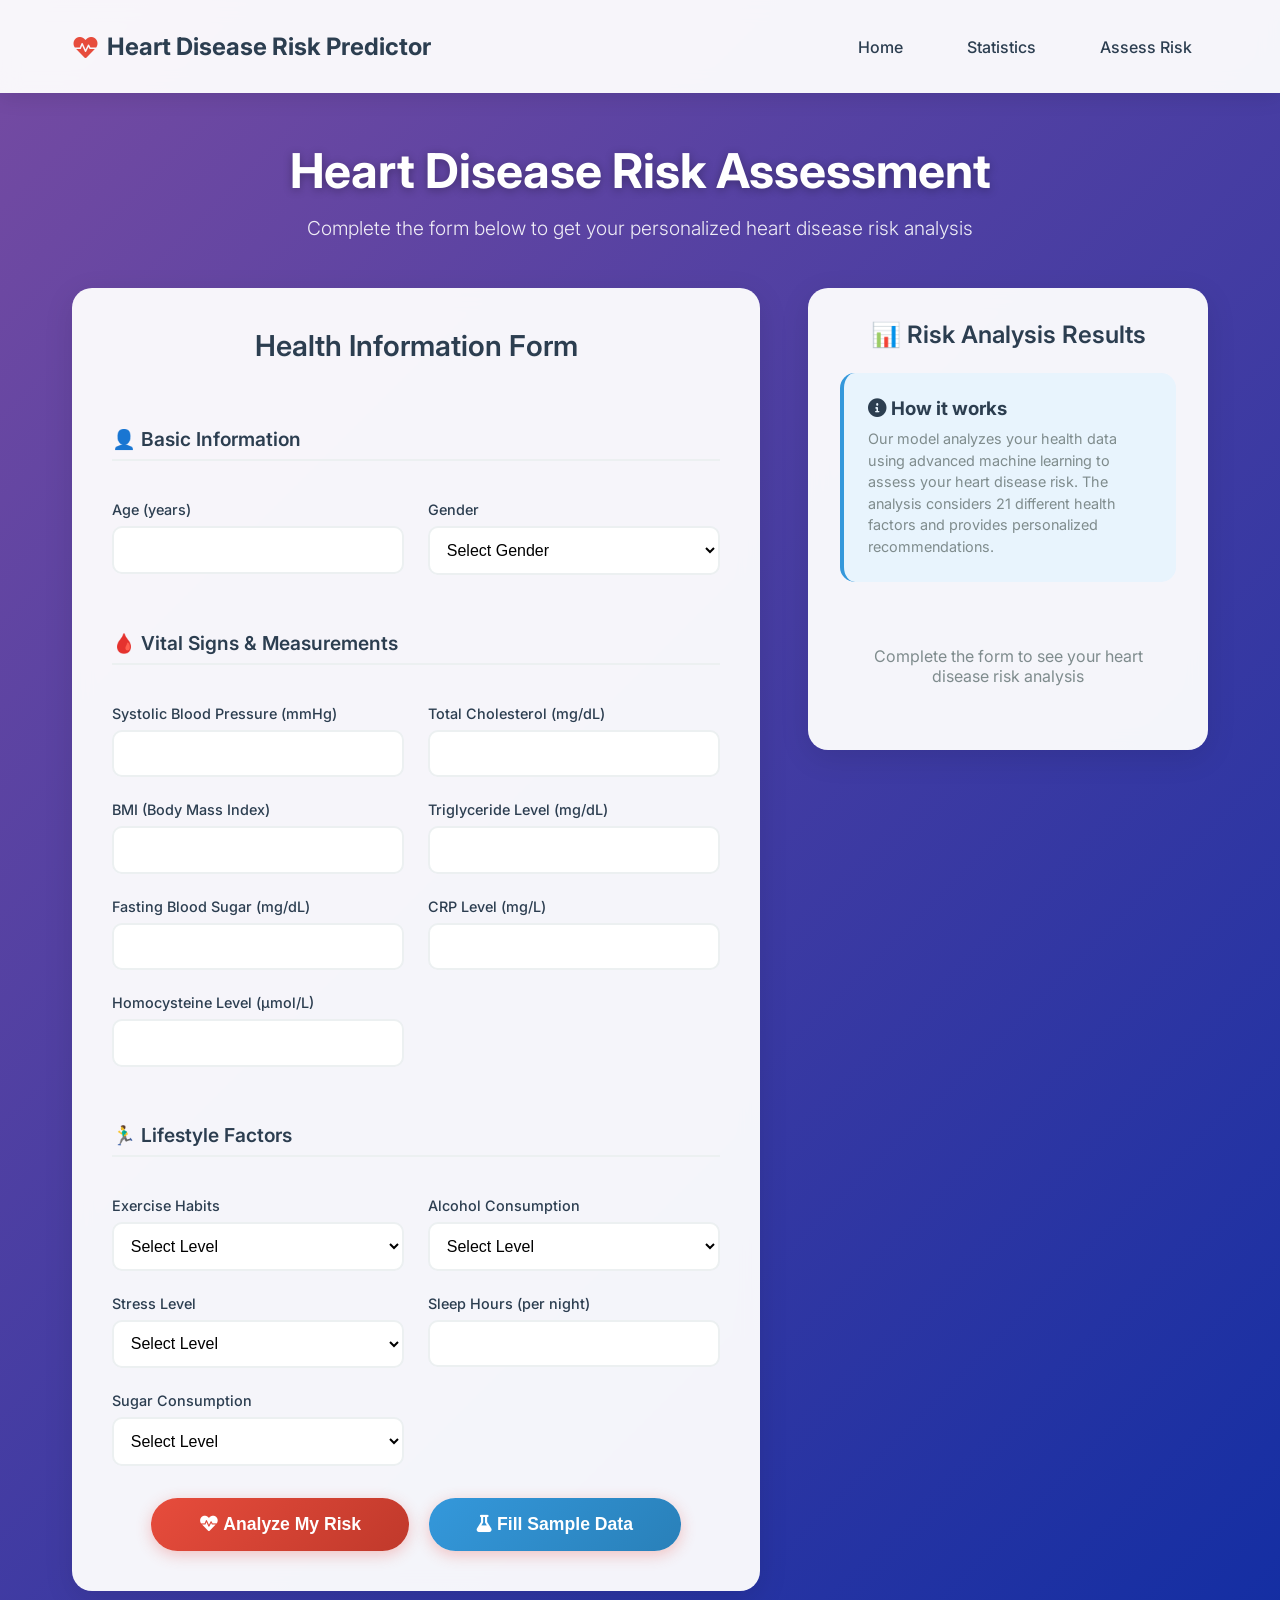
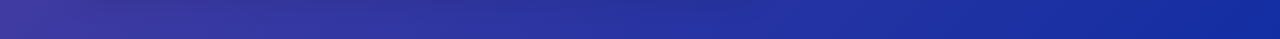
<file: frontend/assess.html>
<!DOCTYPE html>
<html lang="en">
<head>
    <meta charset="UTF-8">
    <meta name="viewport" content="width=device-width, initial-scale=1.0">
    <title>Heart Disease Risk Assessment</title>
    <link href="https://cdnjs.cloudflare.com/ajax/libs/font-awesome/6.0.0/css/all.min.css" rel="stylesheet">
    <link href="https://fonts.googleapis.com/css2?family=Inter:wght@300;400;500;600;700&display=swap" rel="stylesheet">
    <style>
        * {
            margin: 0;
            padding: 0;
            box-sizing: border-box;
        }

        body {
            font-family: 'Inter', sans-serif;
            background: linear-gradient(135deg,#764ba2  0%,  #132ea3 100%);
            min-height: 100vh;
            color: #333;
        }

        .header {
            background: rgba(255, 255, 255, 0.95);
            backdrop-filter: blur(10px);
            padding: 2rem 0;
            box-shadow: 0 4px 20px rgba(0, 0, 0, 0.1);
            position: sticky;
            top: 0;
            z-index: 1000;
        }

        .container {
            max-width: 1200px;
            margin: 0 auto;
            padding: 0 2rem;
        }

        .header-content {
            display: flex;
            justify-content: space-between;
            align-items: center;
        }

        .logo {
            display: flex;
            align-items: center;
            font-size: 1.5rem;
            font-weight: 700;
            color: #2c3e50;
        }

        .logo i {
            margin-right: 0.5rem;
            color: #e74c3c;
        }

        .nav-links {
            display: flex;
            list-style: none;
            gap: 2rem;
        }

        .nav-links a {
            text-decoration: none;
            color: #2c3e50;
            font-weight: 500;
            transition: color 0.3s ease;
            padding: 0.5rem 1rem;
            border-radius: 8px;
            transition: all 0.3s ease;
        }

        .nav-links a:hover {
            color: #e74c3c;
            background: rgba(231, 76, 60, 0.1);
        }

        .assessment-section {
            padding: 3rem 0;
        }

        .section-header {
            text-align: center;
            margin-bottom: 3rem;
        }

        .section-title {
            font-size: 3rem;
            font-weight: 700;
            color: white;
            margin-bottom: 1rem;
            text-shadow: 0 2px 10px rgba(0, 0, 0, 0.3);
        }

        .section-subtitle {
            font-size: 1.2rem;
            color: rgba(255, 255, 255, 0.9);
            font-weight: 300;
        }

        .assessment-container {
            display: grid;
            grid-template-columns: 1fr 400px;
            gap: 3rem;
            margin-top: 2rem;
        }

        .form-section {
            background: rgba(255, 255, 255, 0.95);
            backdrop-filter: blur(10px);
            padding: 2.5rem;
            border-radius: 20px;
            box-shadow: 0 8px 30px rgba(0, 0, 0, 0.1);
        }

        .form-title {
            font-size: 1.8rem;
            font-weight: 600;
            color: #2c3e50;
            margin-bottom: 2rem;
            text-align: center;
        }

        .form-groups {
            display: grid;
            grid-template-columns: repeat(auto-fit, minmax(250px, 1fr));
            gap: 1.5rem;
        }

        .form-group {
            display: flex;
            flex-direction: column;
        }

        .form-group label {
            font-weight: 500;
            color: #2c3e50;
            margin-bottom: 0.5rem;
            font-size: 0.9rem;
        }

        .form-group input,
        .form-group select {
            padding: 0.8rem;
            border: 2px solid #ecf0f1;
            border-radius: 10px;
            font-size: 1rem;
            transition: border-color 0.3s ease, box-shadow 0.3s ease;
            background: white;
        }

        .form-group input:focus,
        .form-group select:focus {
            outline: none;
            border-color: #e74c3c;
            box-shadow: 0 0 0 3px rgba(231, 76, 60, 0.1);
        }

        .form-section-header {
            font-size: 1.2rem;
            font-weight: 600;
            color: #2c3e50;
            margin: 2rem 0 1rem 0;
            padding-bottom: 0.5rem;
            border-bottom: 2px solid #ecf0f1;
            grid-column: 1 / -1;
        }

        .submit-section {
            grid-column: 1 / -1;
            text-align: center;
            margin-top: 2rem;
        }

        .submit-btn {
            background: linear-gradient(135deg, #e74c3c, #c0392b);
            color: white;
            border: none;
            padding: 1rem 3rem;
            border-radius: 50px;
            font-size: 1.1rem;
            font-weight: 600;
            cursor: pointer;
            transition: all 0.3s ease;
            box-shadow: 0 4px 15px rgba(231, 76, 60, 0.3);
        }

        .submit-btn:hover {
            transform: translateY(-2px);
            box-shadow: 0 6px 20px rgba(231, 76, 60, 0.4);
        }

        .submit-btn:disabled {
            opacity: 0.6;
            cursor: not-allowed;
            transform: none;
        }

        .results-section {
            background: rgba(255, 255, 255, 0.95);
            backdrop-filter: blur(10px);
            padding: 2rem;
            border-radius: 20px;
            box-shadow: 0 8px 30px rgba(0, 0, 0, 0.1);
            height: fit-content;
        }

        .results-title {
            font-size: 1.5rem;
            font-weight: 600;
            color: #2c3e50;
            margin-bottom: 1.5rem;
            text-align: center;
        }

        .result-card {
            background: #f8f9fa;
            padding: 1.5rem;
            border-radius: 15px;
            margin-bottom: 1rem;
            border-left: 4px solid ;
        }

        .risk-level {
            font-size: 1.3rem;
            font-weight: 700;
            margin-bottom: 0.5rem;
        }

        .risk-percentage {
            font-size: 3rem;
            font-weight: 700;
            margin-bottom: 1rem;
        }

        .confidence-level {
            font-size: 1rem;
            color: #7f8c8d;
            margin-bottom: 1rem;
        }

        .recommendation {
            background: white;
            padding: 1rem;
            border-radius: 10px;
            border-left: 3px solid #3498db;
            font-size: 0.9rem;
            line-height: 1.5;
        }

        .loading {
            text-align: center;
            color: #7f8c8d;
            padding: 2rem;
        }

        .spinner {
            border: 3px solid #f3f3f3;
            border-top: 3px solid #e74c3c;
            border-radius: 50%;
            width: 30px;
            height: 30px;
            animation: spin 1s linear infinite;
            margin: 0 auto 1rem auto;
        }

        @keyframes spin {
            0% { transform: rotate(0deg); }
            100% { transform: rotate(360deg); }
        }

        .error-message {
            background: #ffe6e6;
            color: #e74c3c;
            padding: 1rem;
            border-radius: 10px;
            border-left: 4px solid #e74c3c;
            margin-top: 1rem;
        }

        .info-card {
            background: #e8f4fd;
            padding: 1.5rem;
            border-radius: 15px;
            border-left: 4px solid #3498db;
            margin-bottom: 2rem;
        }

        .info-card h3 {
            color: #2c3e50;
            margin-bottom: 0.5rem;
        }

        .info-card p {
            color: #7f8c8d;
            font-size: 0.9rem;
            line-height: 1.5;
        }

        .high-attributes-section {
            background: #fff5f5;
            border: 1px solid #fed7d7;
            border-radius: 10px;
            padding: 1rem;
            margin-top: 1rem;
        }

        .high-attributes-section h4 {
            color: #e53e3e;
            margin-bottom: 0.75rem;
            font-size: 1rem;
            display: flex;
            align-items: center;
            gap: 0.5rem;
        }

        .high-attributes-list {
            list-style: none;
            padding: 0;
            margin: 0;
        }

        .high-attribute-item {
            display: flex;
            justify-content: space-between;
            align-items: center;
            padding: 0.5rem;
            background: #ffffff;
            border: 1px solid #fed7d7;
            border-radius: 6px;
            margin-bottom: 0.5rem;
            font-size: 0.85rem;
        }

        .high-attribute-item:last-child {
            margin-bottom: 0;
        }

        .attribute-name {
            font-weight: 600;
            color: #2d3748;
        }

        .attribute-values {
            display: flex;
            gap: 0.5rem;
            align-items: center;
            color: #4a5568;
        }

        .current-value {
            font-weight: 600;
            color: #e53e3e;
        }

        .normal-range {
            color: #718096;
            font-size: 0.75rem;
        }

        .no-high-attributes {
            text-align: center;
            color: #38a169;
            font-style: italic;
            padding: 1rem;
        }

        @media (max-width: 768px) {
            .assessment-container {
                grid-template-columns: 1fr;
            }

            .form-groups {
                grid-template-columns: 1fr;
            }

            .container {
                padding: 0 1rem;
            }

            .section-title {
                font-size: 2rem;
            }

            .nav-links {
                display: none;
            }
        }
    </style>
</head>
<body>
    <header class="header">
        <div class="container">
            <div class="header-content">
                <div class="logo">
                    <i class="fas fa-heartbeat"></i>
                    Heart Disease Risk Predictor
                </div>
                <nav>
                    <ul class="nav-links">
                        <li><a href="/">Home</a></li>
                        <li><a href="/statistics">Statistics</a></li>
                        <li><a href="/assess">Assess Risk</a></li>
                    </ul>
                </nav>
            </div>
        </div>
    </header>

    <div class="assessment-section">
        <div class="container">
            <div class="section-header">
                <h1 class="section-title">Heart Disease Risk Assessment</h1>
                <p class="section-subtitle">Complete the form below to get your personalized heart disease risk analysis</p>
            </div>

            <div class="assessment-container">
                <div class="form-section">
                    <h2 class="form-title">Health Information Form</h2>
                    
                    <form id="assessmentForm">
                        <div class="form-groups">
                            <!-- Basic Information -->
                            <div class="form-section-header">👤 Basic Information</div>
                            
                            <div class="form-group">
                                <label for="age">Age (years)</label>
                                <input type="number" id="age" name="age" min="18" max="100" required>
                            </div>
                            
                            <div class="form-group">
                                <label for="gender">Gender</label>
                                <select id="gender" name="gender" required>
                                    <option value="">Select Gender</option>
                                    <option value="Male">Male</option>
                                    <option value="Female">Female</option>
                                </select>
                            </div>
                            


                            <!-- Vital Signs -->
                            <div class="form-section-header">🩸 Vital Signs & Measurements</div>
                            
                            <div class="form-group">
                                <label for="blood_pressure">Systolic Blood Pressure (mmHg)</label>
                                <input type="number" id="blood_pressure" name="blood_pressure" min="80" max="220" required>
                            </div>
                            
                            <div class="form-group">
                                <label for="cholesterol_level">Total Cholesterol (mg/dL)</label>
                                <input type="number" id="cholesterol_level" name="cholesterol_level" min="100" max="400" required>
                            </div>
                            
                            <div class="form-group">
                                <label for="bmi">BMI (Body Mass Index)</label>
                                <input type="number" id="bmi" name="bmi" min="15" max="50" step="0.1" required>
                            </div>
                            
                            <div class="form-group">
                                <label for="triglyceride_level">Triglyceride Level (mg/dL)</label>
                                <input type="number" id="triglyceride_level" name="triglyceride_level" min="50" max="500" required>
                            </div>
                            
                            <div class="form-group">
                                <label for="fasting_blood_sugar">Fasting Blood Sugar (mg/dL)</label>
                                <input type="number" id="fasting_blood_sugar" name="fasting_blood_sugar" min="70" max="300" required>
                            </div>
                            
                            <div class="form-group">
                                <label for="crp_level">CRP Level (mg/L)</label>
                                <input type="number" id="crp_level" name="crp_level" min="0" max="10" step="0.1" required>
                            </div>
                            
                            <div class="form-group">
                                <label for="homocysteine_level">Homocysteine Level (μmol/L)</label>
                                <input type="number" id="homocysteine_level" name="homocysteine_level" min="5" max="30" step="0.1" required>
                            </div>

                            <!-- Lifestyle Factors -->
                            <div class="form-section-header">🏃‍♂️ Lifestyle Factors</div>
                            

                            
                            <div class="form-group">
                                <label for="exercise_habits">Exercise Habits</label>
                                <select id="exercise_habits" name="exercise_habits" required>
                                    <option value="">Select Level</option>
                                    <option value="High">High (5+ times/week)</option>
                                    <option value="Medium">Medium (2-4 times/week)</option>
                                    <option value="Low">Low (0-1 times/week)</option>
                                </select>
                            </div>
                            
                            <div class="form-group">
                                <label for="alcohol_consumption">Alcohol Consumption</label>
                                <select id="alcohol_consumption" name="alcohol_consumption" required>
                                    <option value="">Select Level</option>
                                    <option value="None">None</option>
                                    <option value="Light">Light</option>
                                    <option value="Moderate">Moderate</option>
                                    <option value="Heavy">Heavy</option>
                                </select>
                            </div>
                            
                            <div class="form-group">
                                <label for="stress_level">Stress Level</label>
                                <select id="stress_level" name="stress_level" required>
                                    <option value="">Select Level</option>
                                    <option value="Low">Low</option>
                                    <option value="Medium">Medium</option>
                                    <option value="High">High</option>
                                </select>
                            </div>
                            
                            <div class="form-group">
                                <label for="sleep_hours">Sleep Hours (per night)</label>
                                <input type="number" id="sleep_hours" name="sleep_hours" min="3" max="12" step="0.5" required>
                            </div>
                            
                            <div class="form-group">
                                <label for="sugar_consumption">Sugar Consumption</label>
                                <select id="sugar_consumption" name="sugar_consumption" required>
                                    <option value="">Select Level</option>
                                    <option value="Low">Low</option>
                                    <option value="Medium">Medium</option>
                                    <option value="High">High</option>
                                </select>
                            </div>
                            

                            

                            

                            

                            

                        </div>

                        <div class="submit-section">
                            <button type="submit" class="submit-btn" id="submitBtn">
                                <i class="fas fa-heartbeat"></i> Analyze My Risk
                            </button>
                        </div>
                    </form>
                </div>

                <div class="results-section">
                    <h3 class="results-title">📊 Risk Analysis Results</h3>
                    
                    <div class="info-card">
                        <h3><i class="fas fa-info-circle"></i> How it works</h3>
                        <p>Our model analyzes your health data using advanced machine learning to assess your heart disease risk. The analysis considers 21 different health factors and provides personalized recommendations.</p>
                    </div>

                    <div id="resultsContainer">
                        <div class="loading" style="display: none;" id="loadingDiv">
                            <div class="spinner"></div>
                            <p>Analyzing your health data...</p>
                        </div>
                        
                        <div id="noResults" style="color: #7f8c8d; text-align: center; padding: 2rem;">
                            Complete the form to see your heart disease risk analysis
                        </div>
                        
                        <div id="resultsDisplay" style="display: none;">
                            <!-- Results will be populated here -->
                        </div>
                        
                        <div id="errorDisplay" style="display: none;" class="error-message">
                            <!-- Error messages will appear here -->
                        </div>
                    </div>
                </div>
            </div>
        </div>
    </div>

    <script>
        document.getElementById('assessmentForm').addEventListener('submit', async function(e) {
            e.preventDefault();
            
            const submitBtn = document.getElementById('submitBtn');
            const loadingDiv = document.getElementById('loadingDiv');
            const noResults = document.getElementById('noResults');
            const resultsDisplay = document.getElementById('resultsDisplay');
            const errorDisplay = document.getElementById('errorDisplay');
            
            // Show loading state
            submitBtn.disabled = true;
            submitBtn.innerHTML = '<i class="fas fa-spinner fa-spin"></i> Analyzing...';
            loadingDiv.style.display = 'block';
            noResults.style.display = 'none';
            resultsDisplay.style.display = 'none';
            errorDisplay.style.display = 'none';
            
            try {
                // Collect form data
                const formData = new FormData(this);
                const data = {};
                
                for (let [key, value] of formData.entries()) {
                    // Convert numeric fields
                    if (['age', 'blood_pressure', 'cholesterol_level', 'bmi', 'triglyceride_level', 
                         'fasting_blood_sugar', 'crp_level', 'homocysteine_level', 'sleep_hours'].includes(key)) {
                        data[key] = parseFloat(value) || 0;
                    } else {
                        data[key] = value || 'Unknown';
                    }
                }
                
                // Set defaults for optional fields
                const defaults = {
                    'triglyceride_level': 150,
                    'fasting_blood_sugar': 90,
                    'crp_level': 1.0,
                    'homocysteine_level': 10.0,
                    'sleep_hours': 7,
                    'alcohol_consumption': 'None',
                    'stress_level': 'Medium',
                    'sugar_consumption': 'Medium'
                };
                
                Object.keys(defaults).forEach(key => {
                    if (!data[key] || data[key] === 'Unknown' || data[key] === '') {
                        data[key] = defaults[key];
                    }
                });
                
                console.log('Sending data:', data);
                
                // Send to API
                const response = await fetch('/api/predict', {
                    method: 'POST',
                    headers: {
                        'Content-Type': 'application/json',
                    },
                    body: JSON.stringify(data)
                });
                
                const result = await response.json();
                
                if (result.success) {
                    displayResults(result);
                } else {
                    throw new Error(result.error || 'Unknown error occurred');
                }
                
            } catch (error) {
                console.error('Error:', error);
                errorDisplay.innerHTML = `
                    <h4><i class="fas fa-exclamation-triangle"></i> Analysis Error</h4>
                    <p>${error.message}</p>
                    <p>Please check your input and try again.</p>
                `;
                errorDisplay.style.display = 'block';
                
            } finally {
                // Reset button state
                submitBtn.disabled = false;
                submitBtn.innerHTML = '<i class="fas fa-heartbeat"></i> Analyze My Risk';
                loadingDiv.style.display = 'none';
            }
        });
        
        function analyzeHighAttributes(inputData) {
            // Define normal/average limits based on medical standards
            const normalLimits = {
                'Blood Pressure': { max: 140, unit: 'mmHg', description: 'Systolic BP > 140 indicates hypertension' },
                'Cholesterol Level': { max: 220, unit: 'mg/dL', description: 'Total cholesterol > 220 increases risk' },
                'BMI': { max: 27, unit: 'kg/m²', description: 'BMI > 27 indicates overweight' },
                'CRP Level': { max: 1.0, unit: 'mg/L', description: 'Elevated CRP indicates inflammation' },
                'Homocysteine Level': { max: 12, unit: 'μmol/L', description: 'High homocysteine linked to heart disease' },
                'Triglyceride Level': { max: 150, unit: 'mg/dL', description: 'High triglycerides increase cardiac risk' },
                'Fasting Blood Sugar': { max: 100, unit: 'mg/dL', description: 'Elevated glucose indicates diabetes risk' },
                'Sleep Hours': { min: 6, max: 9, unit: 'hours', description: 'Poor sleep quality affects heart health' }
            };

            const categoricalRisks = {
                'Exercise Habits': { risk: 'Low', description: 'Low exercise increases heart disease risk' },
                'Stress Level': { risk: 'High', description: 'High stress contributes to cardiovascular problems' },
                'Alcohol Consumption': { risk: 'Heavy', description: 'Heavy drinking damages the cardiovascular system' },
                'Sugar Consumption': { risk: 'High', description: 'High sugar intake increases metabolic risk' }
            };

            const highAttributes = [];

            // Check numerical attributes
            Object.keys(normalLimits).forEach(attr => {
                if (inputData[attr] !== undefined) {
                    const value = parseFloat(inputData[attr]);
                    const limits = normalLimits[attr];
                    
                    let isHigh = false;
                    let normalRange = '';
                    
                    if (limits.max && limits.min) {
                        // Range check (like Sleep Hours)
                        isHigh = value < limits.min || value > limits.max;
                        normalRange = `${limits.min}-${limits.max} ${limits.unit}`;
                    } else if (limits.max) {
                        // Maximum check
                        isHigh = value > limits.max;
                        normalRange = `≤ ${limits.max} ${limits.unit}`;
                    }
                    
                    if (isHigh) {
                        highAttributes.push({
                            name: attr,
                            currentValue: `${value} ${limits.unit}`,
                            normalRange: normalRange,
                            description: limits.description
                        });
                    }
                }
            });

            // Check categorical attributes
            Object.keys(categoricalRisks).forEach(attr => {
                if (inputData[attr] !== undefined) {
                    const value = inputData[attr];
                    const risk = categoricalRisks[attr];
                    
                    if (value === risk.risk) {
                        const normalValue =
                                          attr === 'Exercise Habits' ? 'High' :
                                          attr === 'Stress Level' ? 'Low' :
                                          attr === 'Alcohol Consumption' ? 'None' : 'Low' ;
                                          attr === 'Sugar Consumption' ? 'Low' : 'Normal';
                        
                        highAttributes.push({
                            name: attr,
                            currentValue: value,
                            normalRange: `Optimal: ${normalValue}`,
                            description: risk.description
                        });
                    }
                }
            });

            return highAttributes;
        }
        
        function generateHighAttributesSection(inputData) {
            const highAttributes = analyzeHighAttributes(inputData);
            
            if (highAttributes.length === 0) {
                return `
                    <div class="high-attributes-section">
                        <h4>
                            <i class="fas fa-check-circle"></i> 
                            Attributes Analysis
                        </h4>
                        <div class="no-high-attributes">
                            <i class="fas fa-thumbs-up"></i> All measured values are within normal ranges!
                        </div>
                    </div>
                `;
            }
            
            const attributesList = highAttributes.map(attr => `
                <li class="high-attribute-item">
                    <span class="attribute-name">${attr.name}</span>
                    <div class="attribute-values">
                        <span class="current-value">${attr.currentValue}</span>
                        <span class="normal-range">(${attr.normalRange})</span>
                    </div>
                </li>
            `).join('');
            
            return `
                <div class="high-attributes-section">
                    <h4>
                        <i class="fas fa-exclamation-triangle"></i> 
                        Attributes Above Average Limits
                    </h4>
                    <ul class="high-attributes-list">
                        ${attributesList}
                    </ul>
                    <p style="font-size: 0.75rem; color: #718096; margin-top: 0.75rem; font-style: italic;">
                        <i class="fas fa-info-circle"></i> 
                        These factors may contribute to increased cardiovascular risk. Consult your healthcare provider for personalized advice.
                    </p>
                </div>
            `;
        }
        
        function displayResults(result) {
            const resultsDisplay = document.getElementById('resultsDisplay');
            const riskColor = getRiskColor(result.risk_level);
            //style="color: ${riskColor}, ${getRiskIcon(result.risk_level)} 

            resultsDisplay.innerHTML = `
                <div class="result-card" style="color: ${riskColor};">
                    <div class="risk-level" style="color: black;">
                        ${result.risk_level} Risk
                    </div>
                    <div class="risk-percentage" style="color: black;">
                        ${result.risk_percentage}
                    </div>
                    <div class="confidence-level">
                        Confidence: ${result.confidence}
                    </div>
                    <div class="recommendation" style="color: black;">
                        <strong>💡 Recommendation:</strong><br>
                        ${result.recommendation}
                    </div>
                </div>
                
                <div style="background: #f8f9fa; padding: 1rem; border-radius: 10px; margin-top: 1rem;">
                    <h4 style="color: #2c3e50; margin-bottom: 0.5rem;">
                        <i class="fas fa-chart-line"></i> Risk Assessment Details
                    </h4>
                    <p style="font-size: 0.9rem; color: #7f8c8d;">
                        Prediction: <strong style="color: ${riskColor}">${result.prediction}</strong><br>
                        Risk Level: <strong>${result.risk_level}</strong><br>
                        
                    </p>
                </div>
                
                ${generateHighAttributesSection(result.input_data)}
            `;
            
            resultsDisplay.style.display = 'block';
        }
        
        function getRiskColor(riskLevel) {
            switch(riskLevel?.toLowerCase()) {
                case 'low': return '#27ae60';
                case 'medium': return '#f39c12';
                case 'medium-high': return '#e67e22';
                case 'high': return '#e74c3c';
                default: return '#34495e';
            }
        }
        
        function getRiskIcon(riskLevel) {
            switch(riskLevel?.toLowerCase()) {
                case 'low': return '✅';
                case 'medium': return '⚠️';
                case 'medium-high': return '🔶';
                case 'high': return '🚨';
                default: return '❓';
            }
        }
        
        // Auto-fill sample data for testing (remove in production)
        function fillSampleData() {
            document.getElementById('age').value = '55';
            document.getElementById('gender').value = 'Male';
            document.getElementById('blood_pressure').value = '140';
            document.getElementById('cholesterol_level').value = '250';
            document.getElementById('bmi').value = '28.5';
            document.getElementById('exercise_habits').value = 'Low';
            document.getElementById('triglyceride_level').value = '180';
            document.getElementById('fasting_blood_sugar').value = '110';
            document.getElementById('crp_level').value = '3.5';
            document.getElementById('homocysteine_level').value = '12.0';
            document.getElementById('sleep_hours').value = '6';
            document.getElementById('alcohol_consumption').value = 'Light';
            document.getElementById('stress_level').value = 'High';
            document.getElementById('sugar_consumption').value = 'High';
        }
        
        // Add sample data button for testing
        document.addEventListener('DOMContentLoaded', function() {
            const submitSection = document.querySelector('.submit-section');
            const sampleBtn = document.createElement('button');
            sampleBtn.type = 'button';
            sampleBtn.className = 'submit-btn';
            sampleBtn.style.marginLeft = '1rem';
            sampleBtn.style.background = 'linear-gradient(135deg, #3498db, #2980b9)';
            sampleBtn.innerHTML = '<i class="fas fa-flask"></i> Fill Sample Data';
            sampleBtn.onclick = fillSampleData;
            submitSection.appendChild(sampleBtn);
        });
    </script>
</body>
</html>
</file>
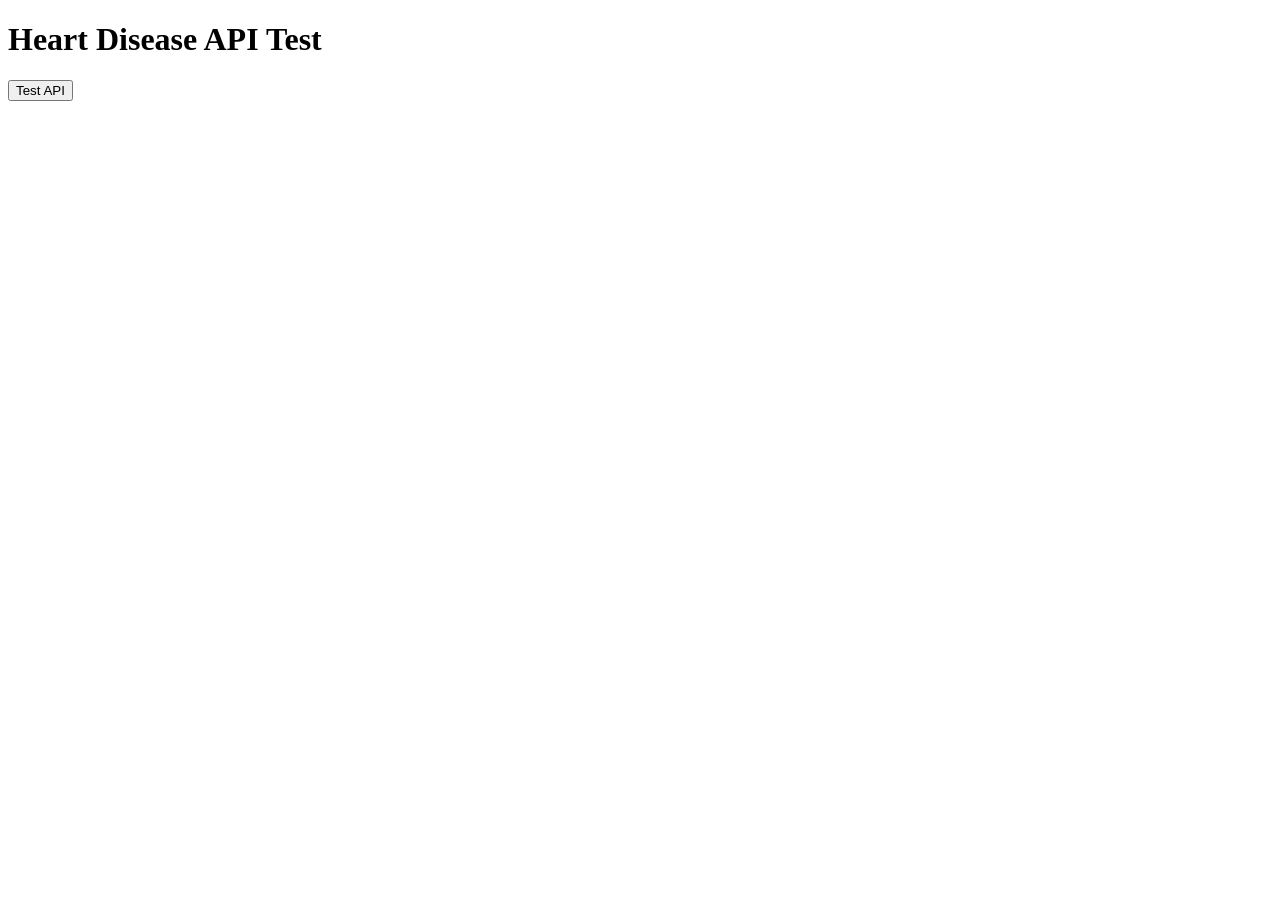
<file: frontend/test_api.html>
<!DOCTYPE html>
<html>
<head>
    <title>API Test</title>
</head>
<body>
    <h1>Heart Disease API Test</h1>
    <button onclick="testAPI()">Test API</button>
    <div id="result"></div>
    
    <script>
    async function testAPI() {
        try {
            console.log('Testing API...');
            
            const testData = {
                age: 55,
                gender: "Male",
                blood_pressure: 140,
                cholesterol_level: 200,
                bmi: 28,
                exercise_habits: "Medium",
                alcohol_consumption: "None",
                stress_level: "Medium",
                sleep_hours: 7,
                sugar_consumption: "Medium",
                triglyceride_level: 150,
                fasting_blood_sugar: 90,
                crp_level: 1.0,
                homocysteine_level: 10.0
            };
            
            console.log('Sending data:', testData);
            
            const response = await fetch('/api/predict', {
                method: 'POST',
                headers: {
                    'Content-Type': 'application/json',
                },
                body: JSON.stringify(testData)
            });
            
            console.log('Response status:', response.status);
            
            const result = await response.json();
            console.log('Result:', result);
            
            document.getElementById('result').innerHTML = `
                <h2>Success!</h2>
                <p>Prediction: ${result.prediction}</p>
                <p>Risk: ${result.risk_level} (${result.risk_percentage})</p>
                <p>Recommendation: ${result.recommendation}</p>
            `;
            
        } catch (error) {
            console.error('Error:', error);
            document.getElementById('result').innerHTML = `
                <h2>Error!</h2>
                <p>${error.message}</p>
            `;
        }
    }
    </script>
</body>
</html>
</file>
